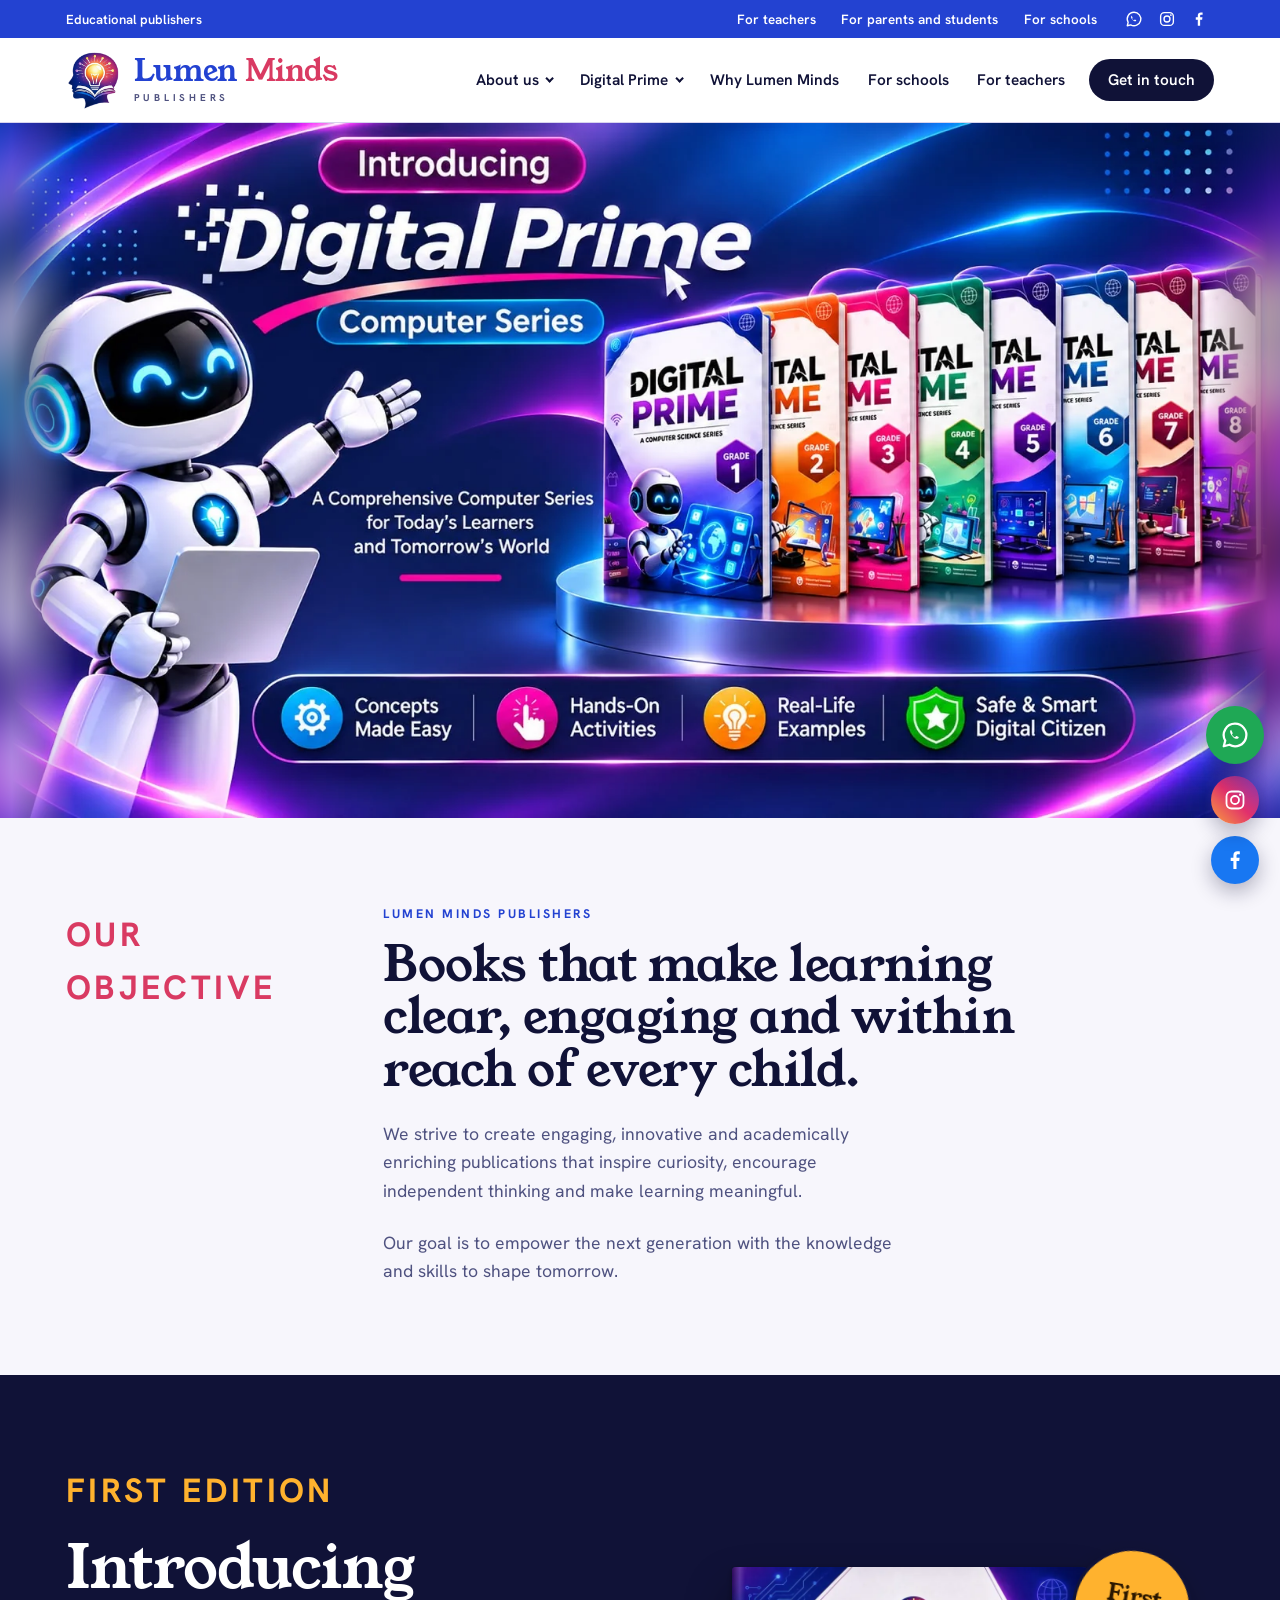
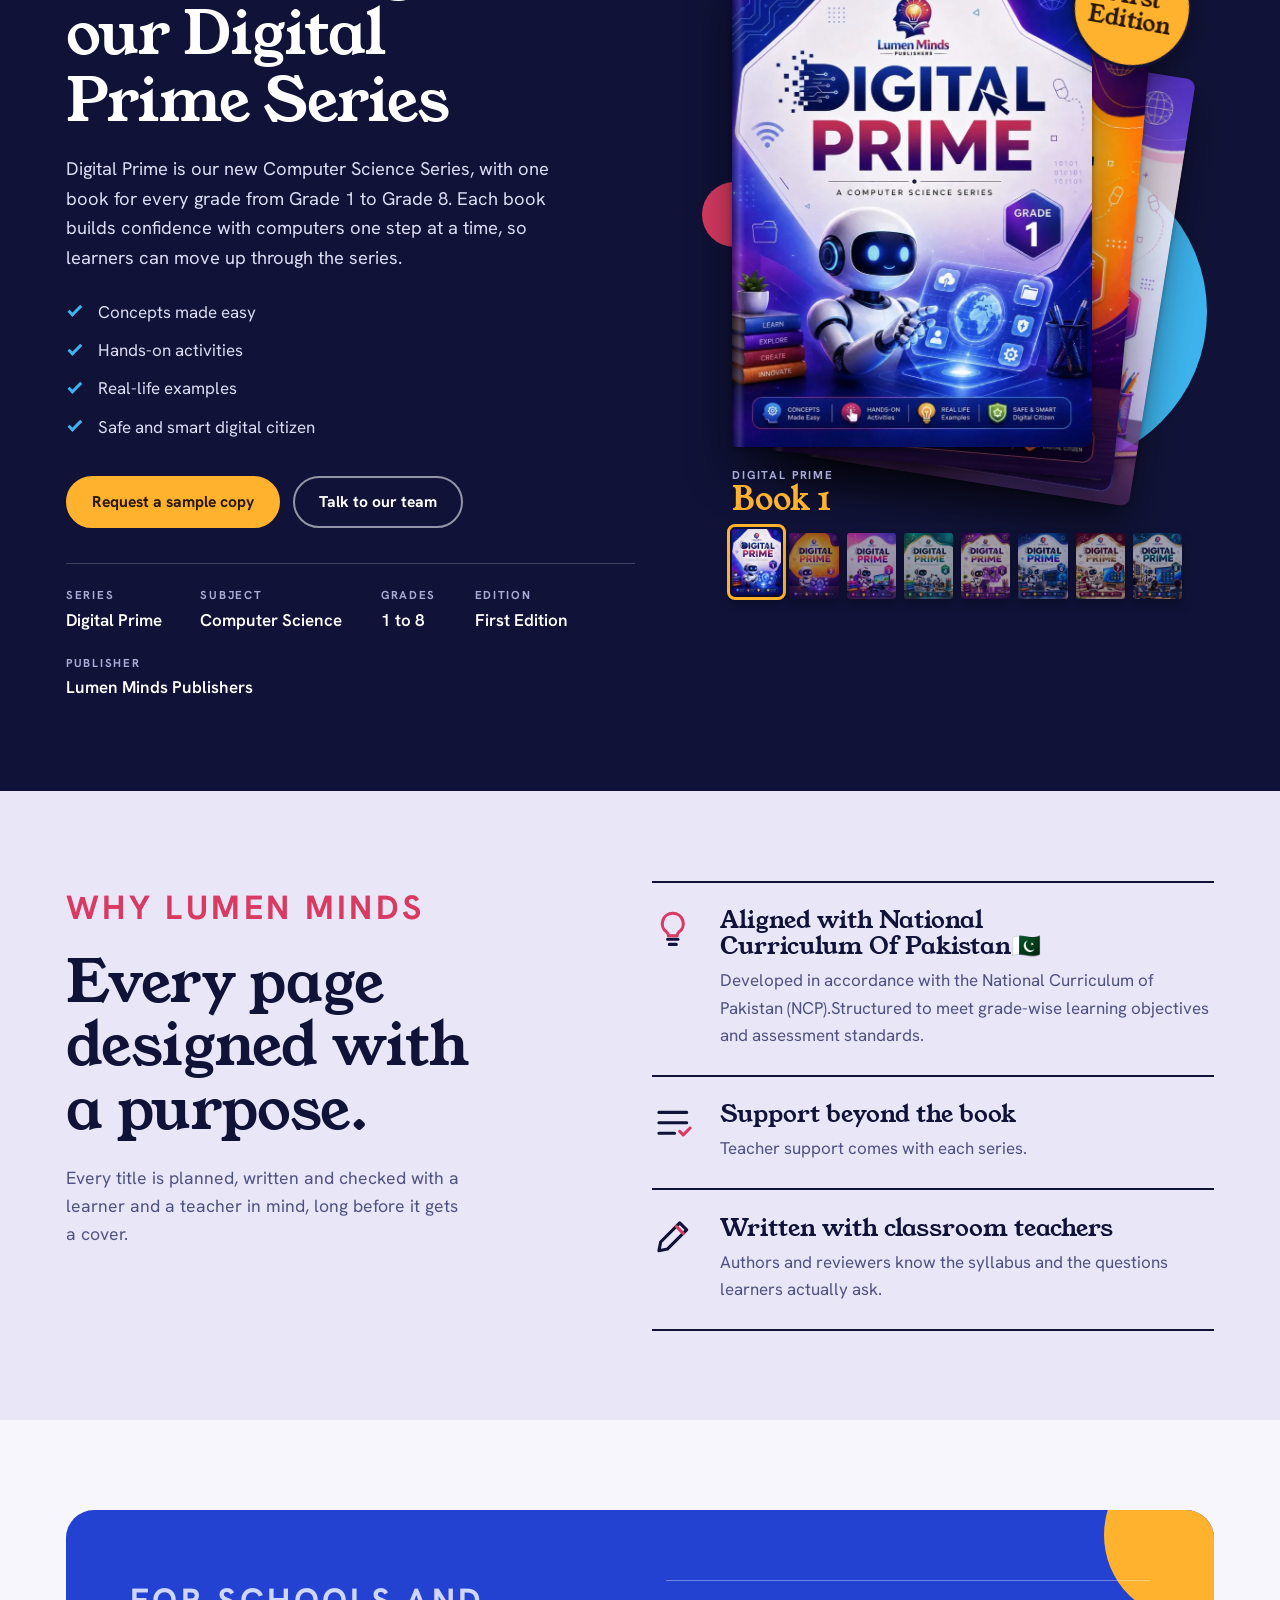
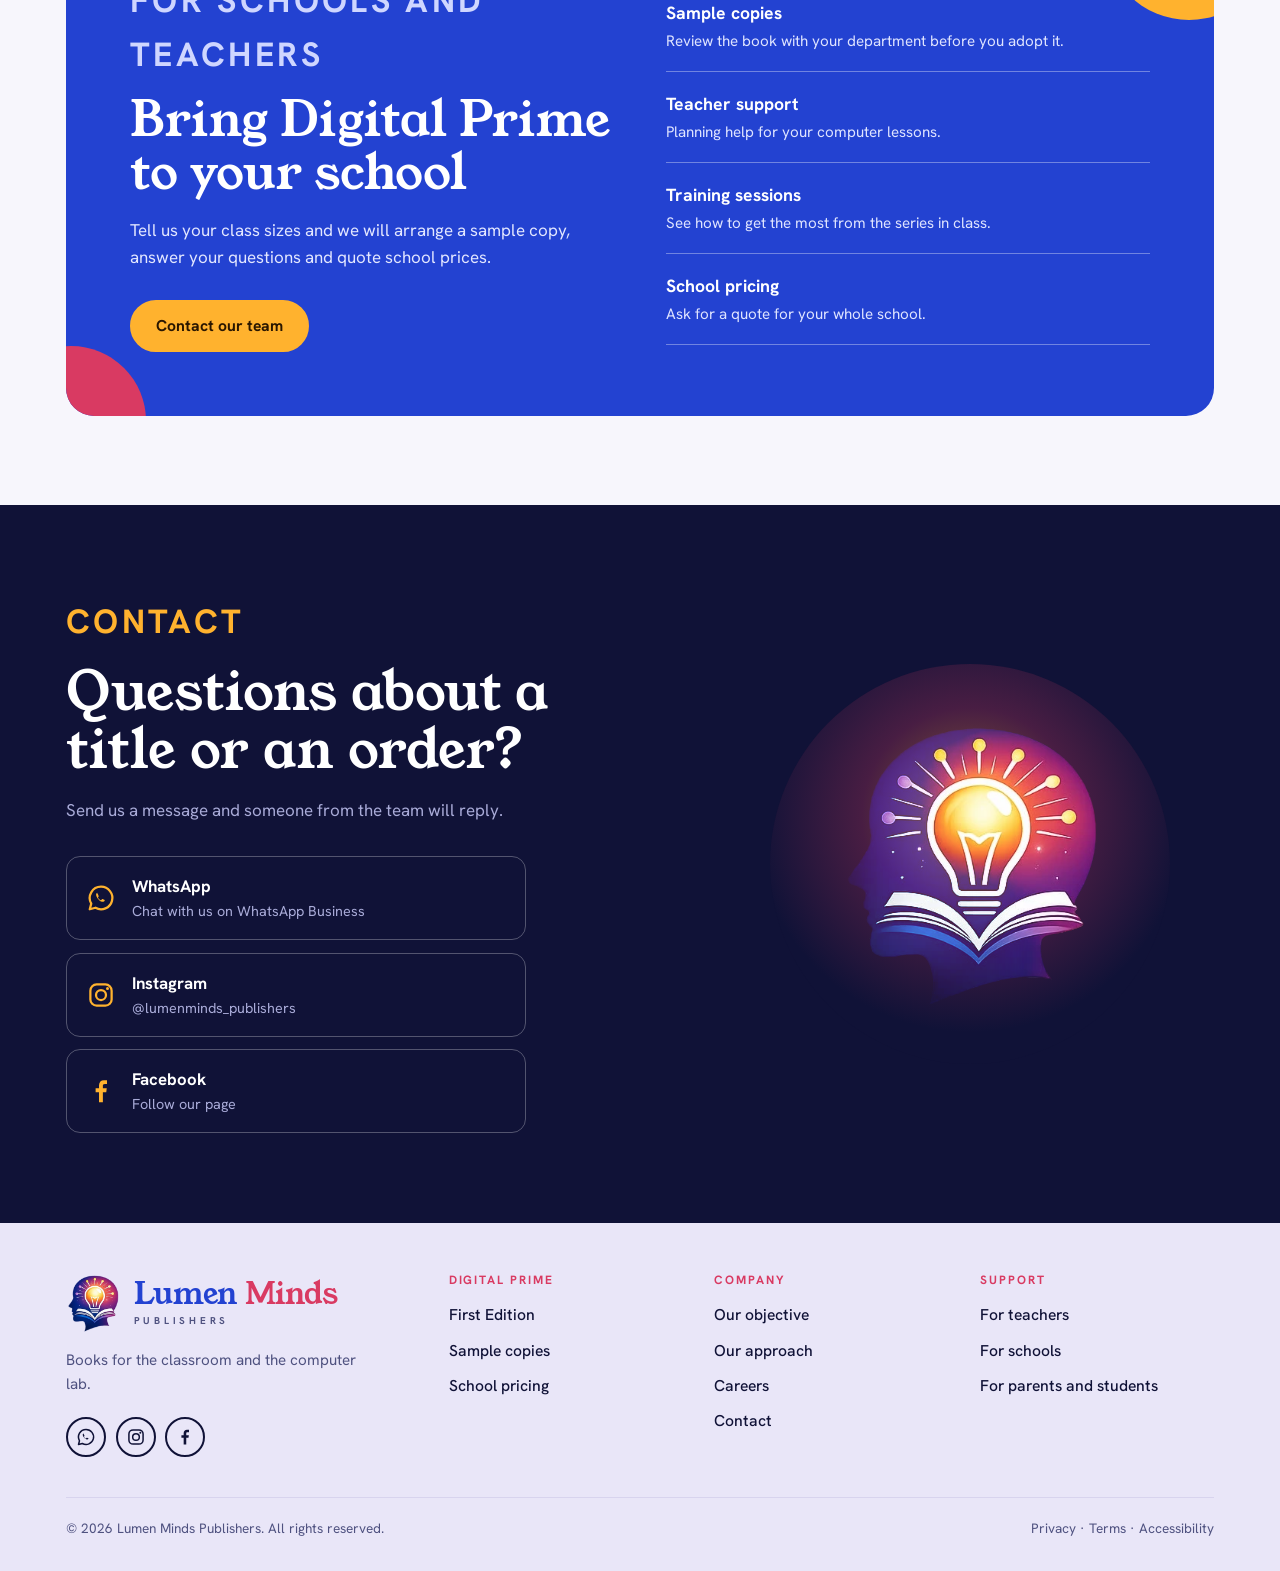
<file: index.html>
<!doctype html>
<html lang="en">
<head>
<meta charset="utf-8">
<meta name="viewport" content="width=device-width, initial-scale=1">
<title>Lumen Minds Publishers | Digital Prime Computer Books</title>
<meta name="description" content="Lumen Minds Publishers creates books for young learners. Introducing the Digital Prime Computer Science Series, First Edition, Grade 1 to Grade 8.">
<meta name="robots" content="index, follow, max-image-preview:large">
<link rel="canonical" href="https://lumenmindspublishers.com/">
<link rel="icon" type="image/png" href="favicon.png">
<link rel="apple-touch-icon" href="apple-touch-icon.png">
<meta name="theme-color" content="#2342d1">
<meta property="og:type" content="website">
<meta property="og:site_name" content="Lumen Minds Publishers">
<meta property="og:title" content="Lumen Minds Publishers | Digital Prime Computer Books">
<meta property="og:description" content="Lumen Minds Publishers creates books for young learners. Introducing the Digital Prime Computer Science Series, First Edition, Grade 1 to Grade 8.">
<meta property="og:url" content="https://lumenmindspublishers.com/">
<meta property="og:image" content="https://lumenmindspublishers.com/digital-prime-banner.jpg">
<meta property="og:image:alt" content="Digital Prime Computer Series for Grade 1 to Grade 8 by Lumen Minds Publishers">
<meta name="twitter:card" content="summary_large_image">
<meta name="twitter:title" content="Lumen Minds Publishers | Digital Prime Computer Books">
<meta name="twitter:description" content="Lumen Minds Publishers creates books for young learners. Introducing the Digital Prime Computer Science Series, First Edition, Grade 1 to Grade 8.">
<meta name="twitter:image" content="https://lumenmindspublishers.com/digital-prime-banner.jpg">
<script type="application/ld+json">{"@context":"https://schema.org","@graph":[
{"@type":"Organization","@id":"https://lumenmindspublishers.com/#org","name":"Lumen Minds Publishers","alternateName":"Lumen Minds","url":"https://lumenmindspublishers.com/","logo":"https://lumenmindspublishers.com/favicon.png","description":"Lumen Minds Publishers creates books for young learners. Introducing the Digital Prime Computer Science Series, First Edition, Grade 1 to Grade 8.","sameAs":["https://www.instagram.com/lumenminds_publishers","https://www.facebook.com/share/1Dy3KVFk2t/"]},
{"@type":"WebSite","@id":"https://lumenmindspublishers.com/#website","url":"https://lumenmindspublishers.com/","name":"Lumen Minds Publishers","publisher":{"@id":"https://lumenmindspublishers.com/#org"}}]}</script>
<link rel="preconnect" href="https://fonts.googleapis.com">
<link rel="preconnect" href="https://fonts.gstatic.com" crossorigin>
<link rel="stylesheet" href="https://fonts.googleapis.com/css2?family=Hanken+Grotesk:wght@400;500;600;700&family=Young+Serif&display=swap">
<link rel="stylesheet" href="style.css">
</head>
<body>

<header class="site-head" id="top">
  <div class="utility">
    <div class="wrap">
      <p>Educational publishers</p>
      <div class="util-right">
        <ul>
          <li><a href="teachers.html">For teachers</a></li>
          <li><a href="#why">For parents and students</a></li>
          <li><a href="#schools">For schools</a></li>
        </ul>
        <div class="social" aria-label="Follow Lumen Minds on social media"><a href="https://wa.me/message/6GQHLGA3JEILL1" target="_blank" rel="noopener noreferrer" aria-label="WhatsApp"><svg viewBox="0 0 24 24" aria-hidden="true"><path d="M12 3a9 9 0 0 0-7.8 13.5L3 21l4.6-1.2A9 9 0 1 0 12 3z"/><path class="fill" d="M9.2 7.8c-.3 0-.7.2-.9.6-.5.9-.2 2.2.9 3.7 1.1 1.6 2.4 2.5 3.7 2.9.9.2 1.7-.1 2-.8.1-.3.1-.5 0-.6l-1.6-.8c-.2-.1-.4 0-.5.1l-.6.7c-.1.1-.3.2-.5.1-.8-.4-1.5-1-2-1.8-.1-.2-.1-.3 0-.5l.4-.6c.1-.1.1-.3 0-.5l-.7-1.6c-.1-.2-.3-.3-.5-.3z"/></svg></a><a href="https://www.instagram.com/lumenminds_publishers" target="_blank" rel="noopener noreferrer" aria-label="Instagram"><svg viewBox="0 0 24 24" aria-hidden="true"><rect x="3.5" y="3.5" width="17" height="17" rx="5"/><circle cx="12" cy="12" r="4"/><circle class="fill" cx="17.2" cy="6.8" r="1.2"/></svg></a><a href="https://www.facebook.com/share/1Dy3KVFk2t/" target="_blank" rel="noopener noreferrer" aria-label="Facebook"><svg viewBox="0 0 24 24" aria-hidden="true"><path class="fill" d="M13.5 21v-8h2.7l.4-3.2h-3.1V7.8c0-.9.3-1.5 1.6-1.5h1.7V3.4c-.3 0-1.3-.1-2.4-.1-2.4 0-4 1.5-4 4.1v2.4H7.7V13h2.7v8z"/></svg></a></div>
      </div>
    </div>
  </div>
  <div class="mainbar">
    <div class="wrap">
      <a class="brand" href="#top" aria-label="Lumen Minds Publishers home">
        <img src="images/logo-mark.webp" alt="Lumen Minds Publishers logo" width="186" height="200">
        <span class="wordmark"><b>Lumen <i>Minds</i></b><span>Publishers</span></span>
      </a>
      <button class="nav-toggle" id="navToggle" aria-expanded="false" aria-controls="nav">Menu</button>
      <nav class="nav" id="nav" aria-label="Main">
        <ul>
          <li class="has-sub">
            <button class="top" aria-expanded="false">About us</button>
            <div class="sub">
              <p class="sub-lead">Who we are and what we are working towards.</p>
              <a href="#objective">Our objective</a>
              <a href="#why">Our approach</a>
              <a href="#contact">Careers</a>
            </div>
          </li>
          <li class="has-sub">
            <button class="top" aria-expanded="false">Digital Prime</button>
            <div class="sub">
              <p class="sub-lead">Our computer series for young learners.</p>
              <a href="#digital-prime">First Edition</a>
              <a href="#schools">Sample copies</a>
              <a href="#schools">Support for teachers</a>
            </div>
          </li>
          <li><a class="top" href="#why">Why Lumen Minds</a></li>
          <li><a class="top" href="#schools">For schools</a></li>
          <li><a class="top" href="teachers.html">For teachers</a></li>
          <li><a class="top cta" href="#contact">Get in touch</a></li>
        </ul>
      </nav>
    </div>
  </div>
</header>

<main>
  <section class="banner-hero" id="bannerHero" aria-label="Digital Prime Computer Series">
    <picture>
      <source srcset="digital-prime-banner.webp" type="image/webp">
      <img src="digital-prime-banner.jpg" width="1536" height="864" fetchpriority="high" decoding="async" alt="Lumen Minds Publishers introduces the Digital Prime Computer Series, books for Grade 1 to Grade 8. Concepts made easy, hands-on activities, real-life examples and safe, smart digital citizenship.">
    </picture>
  </section>

  <section class="objective" id="objective">
    <div class="wrap">
      <p class="eyebrow">Our objective</p>
      <div>
        <h1><span class="brand-line">Lumen Minds Publishers</span>Books that make learning <span class="hl">clear, engaging</span> and within reach of every child.</h1>
        <p class="sub-para">We strive to create engaging, innovative and academically enriching publications that inspire curiosity, encourage independent thinking and make learning meaningful.</p>
        <p class="sub-para">Our goal is to empower the next generation with the knowledge and skills to shape tomorrow.</p>
      </div>
    </div>
  </section>

  <section class="prime dark" id="digital-prime">
    <div class="wrap">
      <div>
        <p class="eyebrow">First Edition</p>
        <h2>Introducing our Digital Prime Series</h2>
        <p class="lead">Digital Prime is our new Computer Science Series, with one book for every grade from Grade 1 to Grade 8. Each book builds confidence with computers one step at a time, so learners can move up through the series.</p>
        <ul class="ticks">
          <li>Concepts made easy</li>
          <li>Hands-on activities</li>
          <li>Real-life examples</li>
          <li>Safe and smart digital citizen</li>
        </ul>
        <div class="actions">
          <a class="btn btn-amber" href="https://wa.me/message/6GQHLGA3JEILL1" target="_blank" rel="noopener noreferrer">Request a sample copy</a>
          <a class="btn btn-ghost-dark" href="#contact">Talk to our team</a>
        </div>
        <dl class="facts">
          <div><dt>Series</dt><dd>Digital Prime</dd></div>
          <div><dt>Subject</dt><dd>Computer Science</dd></div>
          <div><dt>Grades</dt><dd>1 to 8</dd></div>
          <div><dt>Edition</dt><dd>First Edition</dd></div>
          <div><dt>Publisher</dt><dd>Lumen Minds Publishers</dd></div>
        </dl>
      </div>
      <div class="showcase" id="showcase" role="group" aria-roledescription="carousel" aria-label="Digital Prime books, Book 1 to Book 8">
        <span class="disc" aria-hidden="true"></span><span class="disc2" aria-hidden="true"></span>
        <div class="deck" id="deck">
          <figure class="bk" data-s="active" style="--n:0" aria-hidden="false"><img src="covers/grade-1.webp" width="760" height="1013" decoding="async" alt="Digital Prime Book 1, a Computer Science Series book by Lumen Minds Publishers"></figure>
          <figure class="bk" data-s="n1" style="--n:1" aria-hidden="true"><img src="covers/grade-2.webp" width="760" height="1013" decoding="async" alt="Digital Prime Book 2, a Computer Science Series book by Lumen Minds Publishers"></figure>
          <figure class="bk" data-s="n2" style="--n:2" aria-hidden="true"><img src="covers/grade-3.webp" width="760" height="1013" decoding="async" alt="Digital Prime Book 3, a Computer Science Series book by Lumen Minds Publishers"></figure>
          <figure class="bk" data-s="far" style="--n:3" aria-hidden="true"><img src="covers/grade-4.webp" width="760" height="1013" decoding="async" alt="Digital Prime Book 4, a Computer Science Series book by Lumen Minds Publishers"></figure>
          <figure class="bk" data-s="far" style="--n:4" aria-hidden="true"><img src="covers/grade-5.webp" width="760" height="1013" decoding="async" alt="Digital Prime Book 5, a Computer Science Series book by Lumen Minds Publishers"></figure>
          <figure class="bk" data-s="far" style="--n:5" aria-hidden="true"><img src="covers/grade-6.webp" width="760" height="1013" decoding="async" alt="Digital Prime Book 6, a Computer Science Series book by Lumen Minds Publishers"></figure>
          <figure class="bk" data-s="far" style="--n:6" aria-hidden="true"><img src="covers/grade-7.webp" width="760" height="1013" decoding="async" alt="Digital Prime Book 7, a Computer Science Series book by Lumen Minds Publishers"></figure>
          <figure class="bk" data-s="prev" style="--n:7" aria-hidden="true"><img src="covers/grade-8.webp" width="760" height="1013" decoding="async" alt="Digital Prime Book 8, a Computer Science Series book by Lumen Minds Publishers"></figure>
        </div>
        <div class="edition-seal" aria-hidden="true"><span>First<br>Edition</span></div>
        <div class="show-meta">
          <p class="grade-now"><small>Digital Prime</small><strong id="gradeNow">Book 1</strong></p>
          <button class="pp" id="pp" type="button" aria-label="Pause the book slideshow">Pause</button>
        </div>
        <ul class="thumbs" aria-label="Choose a book">
          <li><button class="thumb" type="button" data-i="0" aria-label="Show Book 1" aria-current="true"><img src="covers/thumb-1.webp" width="240" height="320" decoding="async" alt=""></button></li>
          <li><button class="thumb" type="button" data-i="1" aria-label="Show Book 2" aria-current="false"><img src="covers/thumb-2.webp" width="240" height="320" decoding="async" alt=""></button></li>
          <li><button class="thumb" type="button" data-i="2" aria-label="Show Book 3" aria-current="false"><img src="covers/thumb-3.webp" width="240" height="320" decoding="async" alt=""></button></li>
          <li><button class="thumb" type="button" data-i="3" aria-label="Show Book 4" aria-current="false"><img src="covers/thumb-4.webp" width="240" height="320" decoding="async" alt=""></button></li>
          <li><button class="thumb" type="button" data-i="4" aria-label="Show Book 5" aria-current="false"><img src="covers/thumb-5.webp" width="240" height="320" decoding="async" alt=""></button></li>
          <li><button class="thumb" type="button" data-i="5" aria-label="Show Book 6" aria-current="false"><img src="covers/thumb-6.webp" width="240" height="320" decoding="async" alt=""></button></li>
          <li><button class="thumb" type="button" data-i="6" aria-label="Show Book 7" aria-current="false"><img src="covers/thumb-7.webp" width="240" height="320" decoding="async" alt=""></button></li>
          <li><button class="thumb" type="button" data-i="7" aria-label="Show Book 8" aria-current="false"><img src="covers/thumb-8.webp" width="240" height="320" decoding="async" alt=""></button></li>
        </ul>
      </div>
    </div>
  </section>

  <section class="why" id="why">
    <div class="wrap">
      <div>
        <p class="eyebrow">Why Lumen Minds</p>
        <h2 class="sec-title">Every page designed with a purpose.</h2>
        <p class="intro">Every title is planned, written and checked with a learner and a teacher in mind, long before it gets a cover.</p>
      </div>
      <ul class="reasons">
        <li>
          <svg viewBox="0 0 24 24" aria-hidden="true"><path d="M9 18h6M10 21h4"/><path class="hi" d="M12 3a6 6 0 0 0-3.5 10.9c.6.5 1 1.2 1 2.1h5c0-.9.4-1.6 1-2.1A6 6 0 0 0 12 3z"/></svg>
          <div><h3>Aligned with National Curriculum Of Pakistan🇵🇰</h3><p>Developed in accordance with the National Curriculum of Pakistan (NCP).Structured to meet grade-wise learning objectives and assessment standards.</p></div>
        </li>
        <li>
          <svg viewBox="0 0 24 24" aria-hidden="true"><path d="M4 6h16M4 12h16M4 18h9"/><path class="hi" d="M16 17l2 2 4-4"/></svg>
          <div><h3>Support beyond the book</h3><p>Teacher support comes with each series.</p></div>
        </li>
        <li>
          <svg viewBox="0 0 24 24" aria-hidden="true"><path d="M4 20l1-5L16 4l4 4L9 19l-5 1z"/><path class="hi" d="M14 6l4 4"/></svg>
          <div><h3>Written with classroom teachers</h3><p>Authors and reviewers know the syllabus and the questions learners actually ask.</p></div>
        </li>
      </ul>
    </div>
  </section>

  <section class="schools" id="schools">
    <div class="wrap">
      <div class="band">
        <div>
          <p class="eyebrow">For schools and teachers</p>
          <h2>Bring Digital Prime to your school</h2>
          <p class="lead">Tell us your class sizes and we will arrange a sample copy, answer your questions and quote school prices.</p>
          <a class="btn btn-amber" href="#contact">Contact our team</a>
        </div>
        <ul class="support">
          <li><b>Sample copies</b><span>Review the book with your department before you adopt it.</span></li>
          <li><b>Teacher support</b><span>Planning help for your computer lessons.</span></li>
          <li><b>Training sessions</b><span>See how to get the most from the series in class.</span></li>
          <li><b>School pricing</b><span>Ask for a quote for your whole school.</span></li>
        </ul>
      </div>
    </div>
  </section>

  <section class="contact dark" id="contact">
    <div class="wrap">
      <div>
        <p class="eyebrow">Contact</p>
        <h2>Questions about a title or an order?</h2>
        <p class="lead">Send us a message and someone from the team will reply.</p>
        <ul class="contact-links">
          <li><a class="clink" href="https://wa.me/message/6GQHLGA3JEILL1" target="_blank" rel="noopener noreferrer"><svg viewBox="0 0 24 24" aria-hidden="true"><path d="M12 3a9 9 0 0 0-7.8 13.5L3 21l4.6-1.2A9 9 0 1 0 12 3z"/><path class="fill" d="M9.2 7.8c-.3 0-.7.2-.9.6-.5.9-.2 2.2.9 3.7 1.1 1.6 2.4 2.5 3.7 2.9.9.2 1.7-.1 2-.8.1-.3.1-.5 0-.6l-1.6-.8c-.2-.1-.4 0-.5.1l-.6.7c-.1.1-.3.2-.5.1-.8-.4-1.5-1-2-1.8-.1-.2-.1-.3 0-.5l.4-.6c.1-.1.1-.3 0-.5l-.7-1.6c-.1-.2-.3-.3-.5-.3z"/></svg><span><b>WhatsApp</b><small>Chat with us on WhatsApp Business</small></span></a></li>
          <li><a class="clink" href="https://www.instagram.com/lumenminds_publishers" target="_blank" rel="noopener noreferrer"><svg viewBox="0 0 24 24" aria-hidden="true"><rect x="3.5" y="3.5" width="17" height="17" rx="5"/><circle cx="12" cy="12" r="4"/><circle class="fill" cx="17.2" cy="6.8" r="1.2"/></svg><span><b>Instagram</b><small>@lumenminds_publishers</small></span></a></li>
          <li><a class="clink" href="https://www.facebook.com/share/1Dy3KVFk2t/" target="_blank" rel="noopener noreferrer"><svg viewBox="0 0 24 24" aria-hidden="true"><path class="fill" d="M13.5 21v-8h2.7l.4-3.2h-3.1V7.8c0-.9.3-1.5 1.6-1.5h1.7V3.4c-.3 0-1.3-.1-2.4-.1-2.4 0-4 1.5-4 4.1v2.4H7.7V13h2.7v8z"/></svg><span><b>Facebook</b><small>Follow our page</small></span></a></li>
        </ul>
      </div>
      <div class="glow"><img src="images/logo-glow.webp" alt="The Lumen Minds logo: a head in profile with a glowing light bulb above an open book" width="356" height="381"></div>
    </div>
  </section>
</main>

<footer>
  <div class="wrap">
    <div class="foot-grid">
      <div class="foot-brand">
        <a class="brand" href="#top" aria-label="Back to top">
          <img src="images/logo-mark.webp" alt="" width="186" height="200">
          <span class="wordmark"><b>Lumen <i>Minds</i></b><span>Publishers</span></span>
        </a>
        <p>Books for the classroom and the computer lab.</p>
        <div class="social" aria-label="Follow Lumen Minds on social media"><a href="https://wa.me/message/6GQHLGA3JEILL1" target="_blank" rel="noopener noreferrer" aria-label="WhatsApp"><svg viewBox="0 0 24 24" aria-hidden="true"><path d="M12 3a9 9 0 0 0-7.8 13.5L3 21l4.6-1.2A9 9 0 1 0 12 3z"/><path class="fill" d="M9.2 7.8c-.3 0-.7.2-.9.6-.5.9-.2 2.2.9 3.7 1.1 1.6 2.4 2.5 3.7 2.9.9.2 1.7-.1 2-.8.1-.3.1-.5 0-.6l-1.6-.8c-.2-.1-.4 0-.5.1l-.6.7c-.1.1-.3.2-.5.1-.8-.4-1.5-1-2-1.8-.1-.2-.1-.3 0-.5l.4-.6c.1-.1.1-.3 0-.5l-.7-1.6c-.1-.2-.3-.3-.5-.3z"/></svg></a><a href="https://www.instagram.com/lumenminds_publishers" target="_blank" rel="noopener noreferrer" aria-label="Instagram"><svg viewBox="0 0 24 24" aria-hidden="true"><rect x="3.5" y="3.5" width="17" height="17" rx="5"/><circle cx="12" cy="12" r="4"/><circle class="fill" cx="17.2" cy="6.8" r="1.2"/></svg></a><a href="https://www.facebook.com/share/1Dy3KVFk2t/" target="_blank" rel="noopener noreferrer" aria-label="Facebook"><svg viewBox="0 0 24 24" aria-hidden="true"><path class="fill" d="M13.5 21v-8h2.7l.4-3.2h-3.1V7.8c0-.9.3-1.5 1.6-1.5h1.7V3.4c-.3 0-1.3-.1-2.4-.1-2.4 0-4 1.5-4 4.1v2.4H7.7V13h2.7v8z"/></svg></a></div>
      </div>
      <div>
        <h4>Digital Prime</h4>
        <ul>
          <li><a href="#digital-prime">First Edition</a></li>
          <li><a href="#schools">Sample copies</a></li>
          <li><a href="#schools">School pricing</a></li>
        </ul>
      </div>
      <div>
        <h4>Company</h4>
        <ul>
          <li><a href="#objective">Our objective</a></li>
          <li><a href="#why">Our approach</a></li>
          <li><a href="#contact">Careers</a></li>
          <li><a href="#contact">Contact</a></li>
        </ul>
      </div>
      <div>
        <h4>Support</h4>
        <ul>
          <li><a href="teachers.html">For teachers</a></li>
          <li><a href="#schools">For schools</a></li>
          <li><a href="#why">For parents and students</a></li>
        </ul>
      </div>
    </div>
    <div class="legal">
      <span>© 2026 Lumen Minds Publishers. All rights reserved.</span>
      <span>Privacy · Terms · Accessibility</span>
    </div>
  </div>
</footer>

<a class="soc-float fb-float" href="https://www.facebook.com/share/1Dy3KVFk2t/" target="_blank" rel="noopener noreferrer" aria-label="Follow us on Facebook"><svg viewBox="0 0 24 24" aria-hidden="true"><path class="fill" d="M13.5 21v-8h2.7l.4-3.2h-3.1V7.8c0-.9.3-1.5 1.6-1.5h1.7V3.4c-.3 0-1.3-.1-2.4-.1-2.4 0-4 1.5-4 4.1v2.4H7.7V13h2.7v8z"/></svg></a>
<a class="soc-float ig-float" href="https://www.instagram.com/lumenminds_publishers" target="_blank" rel="noopener noreferrer" aria-label="Follow us on Instagram"><svg viewBox="0 0 24 24" aria-hidden="true"><rect x="3.5" y="3.5" width="17" height="17" rx="5"/><circle cx="12" cy="12" r="4"/><circle class="fill" cx="17.2" cy="6.8" r="1.2"/></svg></a>
<a class="wa-float" href="https://wa.me/message/6GQHLGA3JEILL1" target="_blank" rel="noopener noreferrer" aria-label="Chat with us on WhatsApp"><svg viewBox="0 0 24 24" aria-hidden="true"><path d="M12 3a9 9 0 0 0-7.8 13.5L3 21l4.6-1.2A9 9 0 1 0 12 3z"/><path class="fill" d="M9.2 7.8c-.3 0-.7.2-.9.6-.5.9-.2 2.2.9 3.7 1.1 1.6 2.4 2.5 3.7 2.9.9.2 1.7-.1 2-.8.1-.3.1-.5 0-.6l-1.6-.8c-.2-.1-.4 0-.5.1l-.6.7c-.1.1-.3.2-.5.1-.8-.4-1.5-1-2-1.8-.1-.2-.1-.3 0-.5l.4-.6c.1-.1.1-.3 0-.5l-.7-1.6c-.1-.2-.3-.3-.5-.3z"/></svg></a>

<script src="script.js"></script>

</body>
</html>
</file>
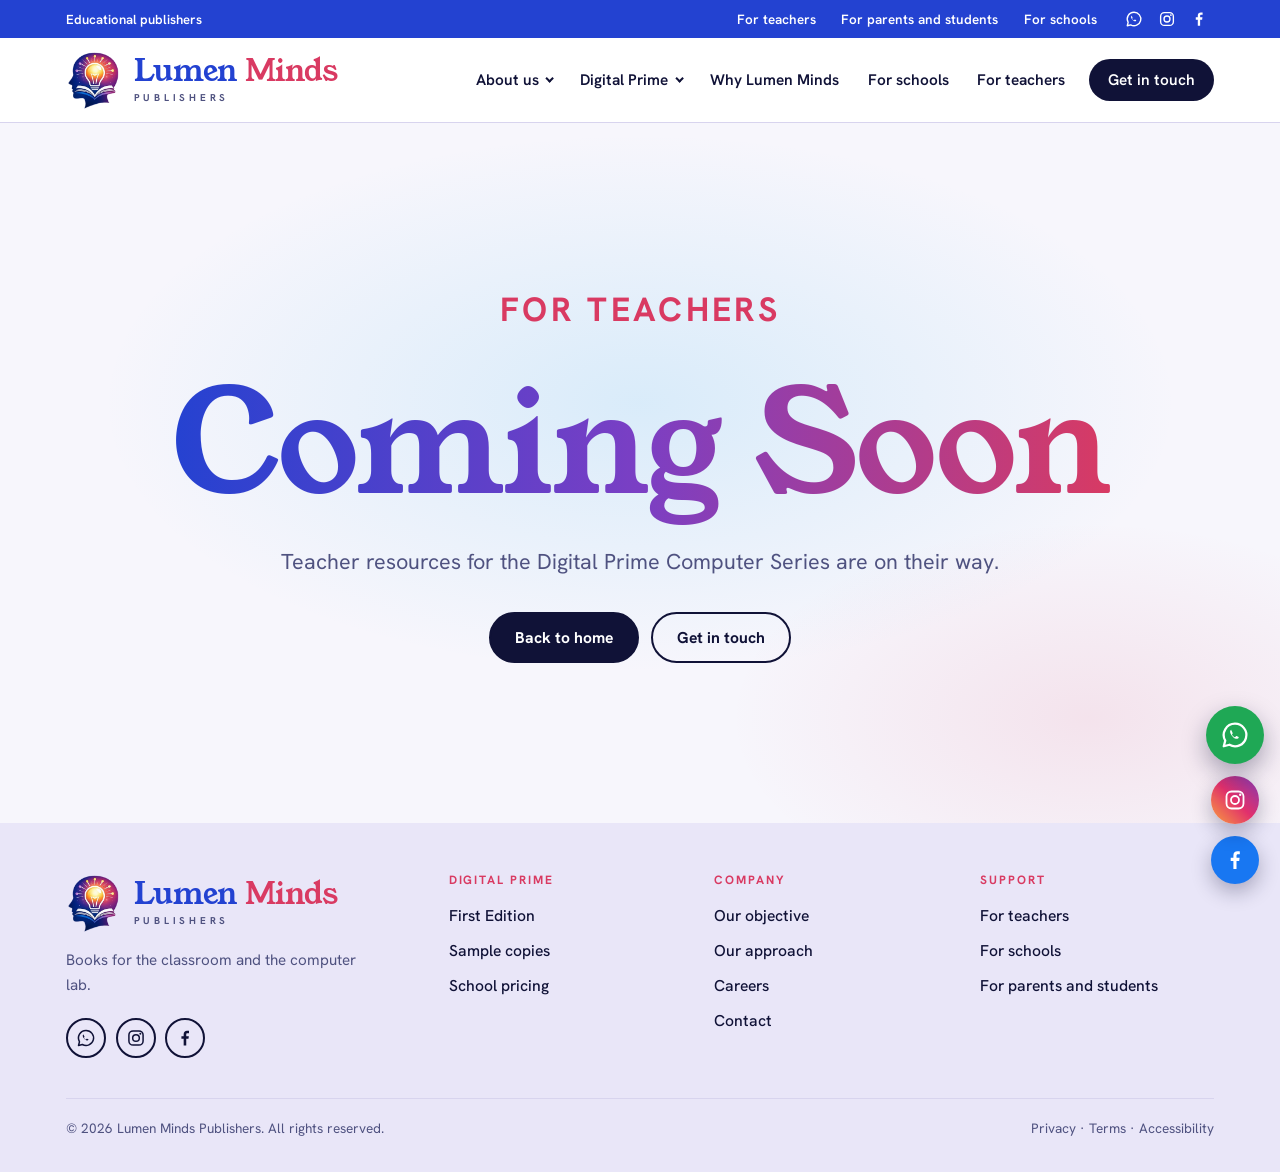
<file: teachers.html>
<!doctype html>
<html lang="en">
<head>
<meta charset="utf-8">
<meta name="viewport" content="width=device-width, initial-scale=1">
<title>For Teachers | Lumen Minds Publishers</title>
<meta name="description" content="Teacher support for the Digital Prime Computer Series by Lumen Minds Publishers.">
<meta name="robots" content="index, follow, max-image-preview:large">
<link rel="canonical" href="https://lumenmindspublishers.com/teachers.html">
<link rel="icon" type="image/png" href="favicon.png">
<link rel="apple-touch-icon" href="apple-touch-icon.png">
<meta name="theme-color" content="#2342d1">
<link rel="preconnect" href="https://fonts.googleapis.com">
<link rel="preconnect" href="https://fonts.gstatic.com" crossorigin>
<link rel="stylesheet" href="https://fonts.googleapis.com/css2?family=Hanken+Grotesk:wght@400;500;600;700&family=Young+Serif&display=swap">
<link rel="stylesheet" href="style.css">
</head>
<body>
<header class="site-head" id="top">
  <div class="utility">
    <div class="wrap">
      <p>Educational publishers</p>
      <div class="util-right">
        <ul>
          <li><a href="teachers.html">For teachers</a></li>
          <li><a href="index.html#why">For parents and students</a></li>
          <li><a href="index.html#schools">For schools</a></li>
        </ul>
        <div class="social" aria-label="Follow Lumen Minds on social media"><a href="https://wa.me/message/6GQHLGA3JEILL1" target="_blank" rel="noopener noreferrer" aria-label="WhatsApp"><svg viewBox="0 0 24 24" aria-hidden="true"><path d="M12 3a9 9 0 0 0-7.8 13.5L3 21l4.6-1.2A9 9 0 1 0 12 3z"/><path class="fill" d="M9.2 7.8c-.3 0-.7.2-.9.6-.5.9-.2 2.2.9 3.7 1.1 1.6 2.4 2.5 3.7 2.9.9.2 1.7-.1 2-.8.1-.3.1-.5 0-.6l-1.6-.8c-.2-.1-.4 0-.5.1l-.6.7c-.1.1-.3.2-.5.1-.8-.4-1.5-1-2-1.8-.1-.2-.1-.3 0-.5l.4-.6c.1-.1.1-.3 0-.5l-.7-1.6c-.1-.2-.3-.3-.5-.3z"/></svg></a><a href="https://www.instagram.com/lumenminds_publishers" target="_blank" rel="noopener noreferrer" aria-label="Instagram"><svg viewBox="0 0 24 24" aria-hidden="true"><rect x="3.5" y="3.5" width="17" height="17" rx="5"/><circle cx="12" cy="12" r="4"/><circle class="fill" cx="17.2" cy="6.8" r="1.2"/></svg></a><a href="https://www.facebook.com/share/1Dy3KVFk2t/" target="_blank" rel="noopener noreferrer" aria-label="Facebook"><svg viewBox="0 0 24 24" aria-hidden="true"><path class="fill" d="M13.5 21v-8h2.7l.4-3.2h-3.1V7.8c0-.9.3-1.5 1.6-1.5h1.7V3.4c-.3 0-1.3-.1-2.4-.1-2.4 0-4 1.5-4 4.1v2.4H7.7V13h2.7v8z"/></svg></a></div>
      </div>
    </div>
  </div>
  <div class="mainbar">
    <div class="wrap">
      <a class="brand" href="index.html" aria-label="Lumen Minds Publishers home">
        <img src="images/logo-mark.webp" alt="Lumen Minds Publishers logo" width="186" height="200">
        <span class="wordmark"><b>Lumen <i>Minds</i></b><span>Publishers</span></span>
      </a>
      <button class="nav-toggle" id="navToggle" aria-expanded="false" aria-controls="nav">Menu</button>
      <nav class="nav" id="nav" aria-label="Main">
        <ul>
          <li class="has-sub">
            <button class="top" aria-expanded="false">About us</button>
            <div class="sub">
              <p class="sub-lead">Who we are and what we are working towards.</p>
              <a href="index.html#objective">Our objective</a>
              <a href="index.html#why">Our approach</a>
              <a href="index.html#contact">Careers</a>
            </div>
          </li>
          <li class="has-sub">
            <button class="top" aria-expanded="false">Digital Prime</button>
            <div class="sub">
              <p class="sub-lead">Our computer series for young learners.</p>
              <a href="index.html#digital-prime">First Edition</a>
              <a href="index.html#schools">Sample copies</a>
              <a href="index.html#schools">Support for teachers</a>
            </div>
          </li>
          <li><a class="top" href="index.html#why">Why Lumen Minds</a></li>
          <li><a class="top" href="index.html#schools">For schools</a></li>
          <li><a class="top" href="teachers.html">For teachers</a></li>
          <li><a class="top cta" href="index.html#contact">Get in touch</a></li>
        </ul>
      </nav>
    </div>
  </div>
</header>

<main id="main">
  <section class="soon">
    <div class="wrap">
      <p class="eyebrow">For teachers</p>
      <h1 class="soon-title"><span>Coming Soon</span></h1>
      <p class="soon-sub">Teacher resources for the Digital Prime Computer Series are on their way.</p>
      <div class="soon-actions">
        <a class="btn btn-ink" href="index.html">Back to home</a>
        <a class="btn btn-ghost-ink" href="index.html#contact">Get in touch</a>
      </div>
    </div>
  </section>
</main>

<footer>
  <div class="wrap">
    <div class="foot-grid">
      <div class="foot-brand">
        <a class="brand" href="index.html" aria-label="Back to top">
          <img src="images/logo-mark.webp" alt="" width="186" height="200">
          <span class="wordmark"><b>Lumen <i>Minds</i></b><span>Publishers</span></span>
        </a>
        <p>Books for the classroom and the computer lab.</p>
        <div class="social" aria-label="Follow Lumen Minds on social media"><a href="https://wa.me/message/6GQHLGA3JEILL1" target="_blank" rel="noopener noreferrer" aria-label="WhatsApp"><svg viewBox="0 0 24 24" aria-hidden="true"><path d="M12 3a9 9 0 0 0-7.8 13.5L3 21l4.6-1.2A9 9 0 1 0 12 3z"/><path class="fill" d="M9.2 7.8c-.3 0-.7.2-.9.6-.5.9-.2 2.2.9 3.7 1.1 1.6 2.4 2.5 3.7 2.9.9.2 1.7-.1 2-.8.1-.3.1-.5 0-.6l-1.6-.8c-.2-.1-.4 0-.5.1l-.6.7c-.1.1-.3.2-.5.1-.8-.4-1.5-1-2-1.8-.1-.2-.1-.3 0-.5l.4-.6c.1-.1.1-.3 0-.5l-.7-1.6c-.1-.2-.3-.3-.5-.3z"/></svg></a><a href="https://www.instagram.com/lumenminds_publishers" target="_blank" rel="noopener noreferrer" aria-label="Instagram"><svg viewBox="0 0 24 24" aria-hidden="true"><rect x="3.5" y="3.5" width="17" height="17" rx="5"/><circle cx="12" cy="12" r="4"/><circle class="fill" cx="17.2" cy="6.8" r="1.2"/></svg></a><a href="https://www.facebook.com/share/1Dy3KVFk2t/" target="_blank" rel="noopener noreferrer" aria-label="Facebook"><svg viewBox="0 0 24 24" aria-hidden="true"><path class="fill" d="M13.5 21v-8h2.7l.4-3.2h-3.1V7.8c0-.9.3-1.5 1.6-1.5h1.7V3.4c-.3 0-1.3-.1-2.4-.1-2.4 0-4 1.5-4 4.1v2.4H7.7V13h2.7v8z"/></svg></a></div>
      </div>
      <div>
        <h4>Digital Prime</h4>
        <ul>
          <li><a href="index.html#digital-prime">First Edition</a></li>
          <li><a href="index.html#schools">Sample copies</a></li>
          <li><a href="index.html#schools">School pricing</a></li>
        </ul>
      </div>
      <div>
        <h4>Company</h4>
        <ul>
          <li><a href="index.html#objective">Our objective</a></li>
          <li><a href="index.html#why">Our approach</a></li>
          <li><a href="index.html#contact">Careers</a></li>
          <li><a href="index.html#contact">Contact</a></li>
        </ul>
      </div>
      <div>
        <h4>Support</h4>
        <ul>
          <li><a href="teachers.html">For teachers</a></li>
          <li><a href="index.html#schools">For schools</a></li>
          <li><a href="index.html#why">For parents and students</a></li>
        </ul>
      </div>
    </div>
    <div class="legal">
      <span>© 2026 Lumen Minds Publishers. All rights reserved.</span>
      <span>Privacy · Terms · Accessibility</span>
    </div>
  </div>
</footer>

<a class="soc-float fb-float" href="https://www.facebook.com/share/1Dy3KVFk2t/" target="_blank" rel="noopener noreferrer" aria-label="Follow us on Facebook"><svg viewBox="0 0 24 24" aria-hidden="true"><path class="fill" d="M13.5 21v-8h2.7l.4-3.2h-3.1V7.8c0-.9.3-1.5 1.6-1.5h1.7V3.4c-.3 0-1.3-.1-2.4-.1-2.4 0-4 1.5-4 4.1v2.4H7.7V13h2.7v8z"/></svg></a>
<a class="soc-float ig-float" href="https://www.instagram.com/lumenminds_publishers" target="_blank" rel="noopener noreferrer" aria-label="Follow us on Instagram"><svg viewBox="0 0 24 24" aria-hidden="true"><rect x="3.5" y="3.5" width="17" height="17" rx="5"/><circle cx="12" cy="12" r="4"/><circle class="fill" cx="17.2" cy="6.8" r="1.2"/></svg></a>
<a class="wa-float" href="https://wa.me/message/6GQHLGA3JEILL1" target="_blank" rel="noopener noreferrer" aria-label="Chat with us on WhatsApp"><svg viewBox="0 0 24 24" aria-hidden="true"><path d="M12 3a9 9 0 0 0-7.8 13.5L3 21l4.6-1.2A9 9 0 1 0 12 3z"/><path class="fill" d="M9.2 7.8c-.3 0-.7.2-.9.6-.5.9-.2 2.2.9 3.7 1.1 1.6 2.4 2.5 3.7 2.9.9.2 1.7-.1 2-.8.1-.3.1-.5 0-.6l-1.6-.8c-.2-.1-.4 0-.5.1l-.6.7c-.1.1-.3.2-.5.1-.8-.4-1.5-1-2-1.8-.1-.2-.1-.3 0-.5l.4-.6c.1-.1.1-.3 0-.5l-.7-1.6c-.1-.2-.3-.3-.5-.3z"/></svg></a>

<script src="script.js"></script>

</body>
</html>
</file>
<file: style.css>
.pp { display: none; }
/* Layout: sky-blue strip, logo header, full-width video, then the company objective, the Digital Prime
   launch on navy, and the supporting sections. */
:root {
  --paper: #f7f6fc;
  --white: #ffffff;
  --ink: #101237;
  --ink-2: #1b1f58;
  --blue: #2342d1;
  --sky: #3db4ee;
  --coral: #d93a62;
  --amber: #ffb22e;
  --amber-ink: #2a1700;
  --lav: #e9e6f8;
  --muted: #4f5280;
  --line: #d8d4ee;
  --on-dark: #dcdcf4;
  --on-dark-muted: #a9abd8;
  --font-display: "Young Serif", Georgia, "Times New Roman", serif;
  --font-body: "Hanken Grotesk", system-ui, -apple-system, "Segoe UI", sans-serif;
}

*, *::before, *::after { box-sizing: border-box; }
[hidden] { display: none !important; }
html { scroll-behavior: smooth; }
body {
  margin: 0; background: var(--paper); color: var(--ink);
  font-family: var(--font-body); font-size: 1.0625rem; line-height: 1.6;
  -webkit-font-smoothing: antialiased;
}
body::before { content: ""; position: fixed; inset: 0 0 auto; height: env(safe-area-inset-top, 0px); background: var(--sky); z-index: 60; }
a { color: inherit; text-decoration: none; }
img { max-width: 100%; display: block; }
h1, h2, h3, h4 { font-family: var(--font-display); font-weight: 400; line-height: 1.08; margin: 0; text-wrap: balance; }
p { margin: 0; }
ul, ol { list-style: none; margin: 0; padding: 0; }
:focus-visible { outline: 3px solid var(--blue); outline-offset: 3px; border-radius: 4px; }
.dark :focus-visible, .utility :focus-visible { outline-color: var(--amber); }

.wrap {
  max-width: 1180px; margin-inline: auto;
  padding-left: max(16px, env(safe-area-inset-left, 0px));
  padding-right: max(16px, env(safe-area-inset-right, 0px));
}
.eyebrow { font-size: clamp(1.4rem, 2.8vw, 2.1rem); font-weight: 700; letter-spacing: .1em; text-transform: uppercase; color: var(--coral); }
.dark .eyebrow { color: var(--amber); }
[id] { scroll-margin-top: 120px; }
.hl { background: none; }

.btn {
  display: inline-flex; align-items: center; justify-content: center; gap: .5rem;
  font: 700 .98rem/1 var(--font-body); padding: 1rem 1.5rem; border-radius: 999px;
  border: 2px solid var(--ink); cursor: pointer; transition: transform .15s ease, background-color .15s ease, color .15s ease, border-color .15s ease;
}
.btn-ink { background: var(--ink); color: #fff; }
.btn-ink:hover { background: var(--blue); border-color: var(--blue); transform: translateY(-2px); }
.btn-amber { background: var(--amber); border-color: var(--amber); color: var(--amber-ink); }
.btn-amber:hover { background: #ffc459; border-color: #ffc459; transform: translateY(-2px); }
.btn-ghost-dark { background: transparent; border-color: rgba(255,255,255,.55); color: #fff; }
.btn-ghost-dark:hover { background: #fff; color: var(--ink); border-color: #fff; }

/* Header: sky-blue strip across the top, then logo and company name */
.site-head { position: sticky; top: env(safe-area-inset-top, 0px); z-index: 50; background: var(--white); border-bottom: 1px solid var(--line); }
.utility { background: var(--blue); }
.utility .wrap { display: flex; justify-content: space-between; align-items: center; gap: 1rem; min-height: 38px; }
.utility p { font-size: .82rem; font-weight: 600; color: #fff; }
.utility ul { display: flex; gap: 1.6rem; }
.utility a { font-size: .84rem; font-weight: 600; color: #fff; }
.utility a:hover { text-decoration: underline; }
.mainbar .wrap { display: flex; align-items: center; justify-content: space-between; gap: 1.5rem; min-height: 84px; }
.brand { display: flex; align-items: center; gap: .85rem; min-width: 0; }
.brand img { height: 58px; width: auto; }
.wordmark { display: grid; line-height: 1; }
.wordmark b { font-family: var(--font-display); font-weight: 400; font-size: 1.85rem; letter-spacing: -.01em; color: var(--blue); }
.wordmark b i { font-style: normal; color: var(--coral); }
.wordmark span { font-size: .62rem; font-weight: 700; letter-spacing: .38em; text-transform: uppercase; color: var(--muted); margin-top: .4rem; }

.nav-toggle { display: none; background: var(--white); color: var(--ink); border: 2px solid var(--ink); border-radius: 999px; padding: .55rem 1.1rem; font: 700 .9rem var(--font-body); cursor: pointer; }
.nav > ul { display: flex; align-items: center; gap: .1rem; }
.nav a.top, .nav button.top {
  display: inline-flex; align-items: center; gap: .4rem; background: transparent; border: 0; color: var(--ink);
  font: 600 .96rem var(--font-body); padding: .65rem .85rem; border-radius: 8px; cursor: pointer; white-space: nowrap;
}
.nav a.top:hover, .nav button.top:hover, .has-sub.open > button.top { background: var(--lav); }
.nav a.top.cta { background: var(--ink); color: #fff; border-radius: 999px; padding: .7rem 1.2rem; margin-left: .5rem; }
.nav a.top.cta:hover { background: var(--blue); }
.nav button.top::after { content: ""; width: .4rem; height: .4rem; border-right: 2px solid currentColor; border-bottom: 2px solid currentColor; transform: rotate(45deg) translateY(-2px); }
.has-sub { position: relative; }
.sub { display: none; position: absolute; top: calc(100% + 8px); left: 0; min-width: 290px; background: var(--white); border: 1px solid var(--line); border-radius: 14px; padding: .6rem; box-shadow: 0 24px 50px rgba(16,18,55,.18); }
.has-sub.open > .sub { display: block; }
.sub .sub-lead { padding: .5rem .75rem .8rem; font-size: .88rem; color: var(--muted); border-bottom: 1px solid var(--line); margin-bottom: .4rem; }
.sub a { display: block; padding: .6rem .75rem; border-radius: 8px; font-size: .96rem; font-weight: 500; }
.sub a:hover { background: var(--lav); }
@media (min-width: 1080px) { .has-sub:hover > .sub { display: block; } }

@media (max-width: 1079px) {
  .utility .wrap { display: none; }
  .utility { height: 8px; }
  .nav-toggle { display: inline-flex; }
  .nav { display: none; position: absolute; left: 0; right: 0; top: 100%; background: var(--white); border-bottom: 1px solid var(--line); max-height: calc(100vh - 100px); overflow-y: auto; }
  .nav.open { display: block; }
  .nav > ul { flex-direction: column; align-items: stretch; gap: 0; padding: .4rem max(16px, env(safe-area-inset-right, 0px)) 1.2rem max(16px, env(safe-area-inset-left, 0px)); }
  .nav a.top, .nav button.top { width: 100%; justify-content: space-between; padding: 1rem .2rem; border-radius: 0; border-bottom: 1px solid var(--line); }
  .nav a.top.cta { margin: 1rem 0 0; justify-content: center; border-bottom: 0; padding: 1rem; }
  .sub { position: static; box-shadow: none; border: 0; padding: .2rem 0 .6rem .6rem; min-width: 0; }
  .sub .sub-lead { display: none; }
}

/* Banner hero: whole banner fits the first screen; the sides are filled with a soft blur of the banner itself */
.banner-hero { position: relative; overflow: hidden; isolation: isolate; background: #343196; }
.banner-hero::before {
  content: ""; position: absolute; inset: -40px; z-index: -1;
  background: url("digital-prime-banner.webp") center / cover no-repeat;
  filter: blur(28px) saturate(1.1) brightness(.9);
}
.banner-hero picture { display: block; }
.banner-hero img {
  display: block; margin: 0 auto; width: auto; max-width: 100%; height: auto;
  max-height: calc(100vh - 205px); max-height: calc(100svh - 205px);
  -webkit-mask-image: linear-gradient(90deg, transparent 0, #000 5%, #000 95%, transparent 100%);
          mask-image: linear-gradient(90deg, transparent 0, #000 5%, #000 95%, transparent 100%);
}
@media (max-width: 700px) { .banner-hero img { width: 100%; max-height: none; -webkit-mask-image: none; mask-image: none; } }

/* Coming soon page */
.soon { min-height: calc(100vh - 200px); display: grid; place-items: center; text-align: center; padding-block: clamp(3rem, 8vw, 6rem);
  background: radial-gradient(60% 55% at 50% 40%, rgba(61,180,238,.16), transparent 70%), radial-gradient(40% 40% at 85% 85%, rgba(217,58,98,.10), transparent 70%); }
.soon .wrap { display: flex; flex-direction: column; align-items: center; }
.soon-title { font-size: clamp(3.4rem, 12vw, 9rem); line-height: 1; letter-spacing: -.02em; margin: .25em 0 .2em; }
.soon-title span { background: linear-gradient(90deg, var(--blue) 0%, #7b3fc4 50%, var(--coral) 100%); -webkit-background-clip: text; background-clip: text; color: transparent; -webkit-text-fill-color: transparent; padding-inline: .05em; }
.soon-sub { color: var(--muted); font-size: clamp(1.05rem, 2vw, 1.35rem); max-width: 34em; margin: 0 0 2rem; }
.soon-actions { display: flex; flex-wrap: wrap; gap: .8rem; justify-content: center; }
.btn-ghost-ink { background: transparent; border-color: var(--ink); color: var(--ink); }
.btn-ghost-ink:hover { background: var(--ink); color: #fff; transform: translateY(-2px); }

/* Objective */
.objective { padding-block: clamp(3.5rem, 7vw, 6rem); }
.objective .wrap { display: grid; grid-template-columns: minmax(0, .32fr) minmax(0, 1fr); gap: clamp(1.2rem, 4vw, 4rem); align-items: start; }
.objective h1 { font-size: clamp(1.9rem, 3.8vw, 3.2rem); letter-spacing: -.01em; max-width: 24em; }
.objective h1 .brand-line { display: block; font-family: var(--font-body); font-size: .78rem; font-weight: 700; letter-spacing: .2em; text-transform: uppercase; color: var(--blue); margin-bottom: 1.1rem; }
.objective .sub-para { color: var(--muted); font-size: 1.1rem; margin-top: 1.5rem; max-width: 52ch; }

/* Digital Prime */
.dark { background: var(--ink); color: #fff; }
.prime { padding-block: clamp(3.5rem, 7vw, 6.5rem); overflow: hidden; }
.prime .wrap { display: grid; grid-template-columns: minmax(0, 1.05fr) minmax(0, .95fr); gap: clamp(2rem, 5vw, 4.5rem); align-items: center; }
.prime h2 { font-size: clamp(2.3rem, 4.8vw, 4rem); letter-spacing: -.015em; margin-top: 1rem; }
.prime .lead { color: var(--on-dark); font-size: 1.15rem; margin-top: 1.4rem; max-width: 50ch; }
.ticks { display: grid; gap: .7rem; margin-top: 1.6rem; }
.ticks li { position: relative; padding-left: 2rem; color: var(--on-dark); }
.ticks li::before { content: ""; position: absolute; left: .1rem; top: .45em; width: .85rem; height: .45rem; border-left: 3px solid var(--sky); border-bottom: 3px solid var(--sky); transform: rotate(-45deg); }
.prime .actions { display: flex; flex-wrap: wrap; gap: .8rem; margin-top: 2.2rem; }
.facts { display: flex; flex-wrap: wrap; gap: 1.2rem 2.4rem; margin: 2.2rem 0 0; padding-top: 1.4rem; border-top: 1px solid rgba(255,255,255,.2); }
.facts dt { font-size: .72rem; letter-spacing: .15em; text-transform: uppercase; color: var(--on-dark-muted); font-weight: 700; }
.facts dd { margin: .15rem 0 0; font-weight: 600; }
/* Book showcase: eight covers, one after another */
.showcase { position: relative; container-type: inline-size; width: 100%; max-width: 500px; margin-inline: auto; }
.showcase .disc { position: absolute; width: 62%; aspect-ratio: 1; left: 38%; top: 30%; border-radius: 50%; background: var(--sky); }
.showcase .disc2 { position: absolute; width: 13%; aspect-ratio: 1; left: -1%; top: 34%; border-radius: 50%; background: var(--coral); }
.deck { position: relative; z-index: 1; width: 72%; margin-left: 5%; aspect-ratio: 3 / 4; touch-action: pan-y; }
.bk { position: absolute; inset: 0; margin: 0; overflow: hidden; border-radius: 4px 10px 10px 4px; background: var(--ink-2); transform-origin: 20% 100%;
  box-shadow: 0 26px 46px rgba(0,0,0,.45), 0 2px 6px rgba(0,0,0,.35); will-change: transform, opacity;
  transition: transform .85s cubic-bezier(.2,.8,.2,1), opacity .5s ease; }
.bk img { display: block; width: 100%; height: 100%; object-fit: cover; }
.bk::after { content: ""; position: absolute; inset: 0 auto 0 0; width: 3.5%; background: linear-gradient(90deg, rgba(0,0,0,.4), rgba(255,255,255,.14) 60%, transparent); }
.bk[data-s="active"] { z-index: 5; transform: none; opacity: 1; }
.bk[data-s="n1"] { z-index: 4; transform: translate(10%, 2%) rotate(5deg) scale(.95); opacity: 1; }
.bk[data-s="n2"] { z-index: 3; transform: translate(19%, 4%) rotate(9deg) scale(.9); opacity: .85; }
.bk[data-s="far"] { z-index: 1; transform: translate(26%, 6%) rotate(12deg) scale(.86); opacity: 0; }
.bk[data-s="prev"] { z-index: 6; transform: translate(-34%, -3%) rotate(-12deg) scale(.96); opacity: 0; transition: transform .85s cubic-bezier(.4,0,.2,1), opacity .45s ease; }
@keyframes bk-in { from { opacity: 0; transform: translate(70%, 12%) rotate(20deg) scale(.8); } }
@keyframes pop { from { opacity: 0; transform: translateY(10px); } }
.showcase.intro .bk { animation: bk-in .95s cubic-bezier(.2,.8,.2,1) backwards; animation-delay: calc(var(--n) * 90ms); }
.edition-seal { position: absolute; z-index: 8; top: -3%; right: 3%; width: 24%; aspect-ratio: 1; border-radius: 50%; background: var(--amber); color: var(--amber-ink); display: grid; place-items: center; text-align: center; transform: rotate(10deg); box-shadow: 0 12px 24px rgba(0,0,0,.35); border: 3px solid var(--ink); }
.edition-seal span { font-family: var(--font-display); font-size: .95rem; font-size: 4.6cqw; line-height: 1.05; }
.show-meta { position: relative; z-index: 2; display: flex; align-items: center; justify-content: space-between; gap: 1rem; margin-top: 1.4rem; padding-inline: 5%; }
.grade-now { display: grid; line-height: 1.1; }
.grade-now small { font-size: .72rem; font-weight: 700; letter-spacing: .16em; text-transform: uppercase; color: var(--on-dark-muted); }
.grade-now strong { font-family: var(--font-display); font-weight: 400; font-size: 2rem; color: var(--amber); }
.grade-now strong.pop { animation: pop .45s ease backwards; }
.pp { background: transparent; color: #fff; border: 2px solid rgba(255,255,255,.5); border-radius: 999px; padding: .55rem 1.1rem; min-width: 5.5rem; font: 700 .85rem var(--font-body); cursor: pointer; transition: background-color .15s ease, color .15s ease; }
.pp:hover { background: #fff; color: var(--ink); }
.thumbs { position: relative; z-index: 2; list-style: none; margin: 1rem 0 0; padding: 0 5%; display: grid; grid-template-columns: repeat(8, minmax(0, 1fr)); gap: .5rem; }
.thumb { display: block; width: 100%; padding: 0; border: 0; background: none; cursor: pointer; opacity: .6; border-radius: 4px; transition: opacity .2s ease, transform .2s ease; }
.thumb img { display: block; width: 100%; height: auto; aspect-ratio: 3 / 4; object-fit: cover; border-radius: 3px; box-shadow: 0 6px 12px rgba(0,0,0,.4); }
.thumb:hover { opacity: 1; transform: translateY(-3px); }
.thumb[aria-current="true"] { opacity: 1; transform: translateY(-4px); }
.thumb[aria-current="true"] img { outline: 3px solid var(--amber); outline-offset: 2px; }

/* Why */
.why { background: var(--lav); padding-block: clamp(3.5rem, 7vw, 6rem); }
.why .wrap { display: grid; grid-template-columns: minmax(0, .95fr) minmax(0, 1.05fr); gap: clamp(2rem, 6vw, 5.5rem); align-items: start; }
.sec-title { font-size: clamp(2rem, 3.9vw, 3.3rem); letter-spacing: -.01em; margin-top: .8rem; }
.why .sec-title { font-size: clamp(2.2rem, 4.6vw, 4rem); margin-top: 1rem; }
.why .intro { color: var(--muted); font-size: 1.1rem; margin-top: 1.4rem; max-width: 40ch; }
.reasons { display: grid; gap: 0; }
.reasons li { display: grid; grid-template-columns: 3.2rem minmax(0, 1fr); gap: 1.1rem; padding-block: 1.6rem; border-top: 2px solid var(--ink); }
.reasons li:last-child { border-bottom: 2px solid var(--ink); }
.reasons svg { width: 2.6rem; height: 2.6rem; fill: none; stroke: var(--ink); stroke-width: 1.8; stroke-linecap: round; stroke-linejoin: round; }
.reasons svg .hi { stroke: var(--coral); }
.reasons h3 { font-size: 1.5rem; }
.reasons p { color: var(--muted); margin-top: .45rem; max-width: 50ch; }

/* Schools panel */
.schools { padding-block: clamp(3.5rem, 7vw, 6rem); }
.band { position: relative; overflow: hidden; background: var(--blue); color: #fff; border-radius: 28px; padding: clamp(2rem, 5vw, 4.2rem); display: grid; grid-template-columns: minmax(0, 1fr) minmax(0, 1fr); gap: clamp(1.8rem, 4vw, 4rem); align-items: center; }
.band::before { content: ""; position: absolute; width: 170px; aspect-ratio: 1; right: -60px; top: -60px; border-radius: 50%; background: var(--amber); }
.band::after { content: ""; position: absolute; width: 150px; aspect-ratio: 1; left: -70px; bottom: -80px; border-radius: 50%; background: var(--coral); }
.band > * { position: relative; z-index: 1; }
.band .eyebrow { color: #cfd6ff; }
.band h2 { font-size: clamp(2rem, 3.8vw, 3.2rem); margin-top: .8rem; }
.band .lead { margin-top: 1.1rem; color: #e3e7ff; max-width: 44ch; }
.band .btn { margin-top: 1.8rem; }
.support li { padding-block: 1.1rem; border-top: 1px solid rgba(255,255,255,.35); display: grid; gap: .15rem; }
.support li:last-child { border-bottom: 1px solid rgba(255,255,255,.35); }
.support b { font-size: 1.1rem; }
.support span { color: #dfe4ff; font-size: .95rem; }

/* Contact */
.contact { padding-block: clamp(3.5rem, 7vw, 6rem); }
.contact .wrap { display: grid; grid-template-columns: minmax(0, 1.1fr) minmax(0, .9fr); gap: clamp(2rem, 5vw, 4rem); align-items: center; }
.contact h2 { font-size: clamp(2.1rem, 4.2vw, 3.6rem); margin-top: .9rem; }
.contact .lead { color: var(--on-dark-muted); margin-top: 1.1rem; max-width: 44ch; }
.contact dl { margin: 2rem 0 0; display: grid; gap: 1.1rem; }
.contact dt { font-size: .74rem; letter-spacing: .15em; text-transform: uppercase; color: var(--on-dark-muted); font-weight: 700; }
.contact dd { margin: .15rem 0 0; font-size: 1.15rem; color: var(--on-dark); font-style: italic; }
.glow { isolation: isolate; aspect-ratio: 1; width: 100%; max-width: 400px; margin-inline: auto; border-radius: 50%; display: grid; place-items: center;
  background: radial-gradient(circle at 50% 38%, rgba(255,178,46,.5) 0%, rgba(217,58,98,.28) 34%, transparent 68%), var(--ink); }
.glow img { width: 68%; height: auto; mix-blend-mode: lighten; }

/* Footer */
footer { background: var(--lav); padding-block: 3.2rem 2rem; }
.foot-grid { display: grid; grid-template-columns: minmax(0, 1.5fr) repeat(3, minmax(0, 1fr)); gap: 2rem; }
.foot-brand p { color: var(--muted); font-size: .95rem; margin-top: 1rem; max-width: 34ch; }
.foot-grid h4 { font-family: var(--font-body); font-size: .75rem; font-weight: 700; letter-spacing: .16em; text-transform: uppercase; color: var(--coral); margin-bottom: .9rem; }
.foot-grid li { margin-bottom: .5rem; }
.foot-grid li a { font-size: .98rem; font-weight: 500; }
.foot-grid li a:hover { color: var(--blue); text-decoration: underline; }
.legal { margin-top: 2.5rem; padding-top: 1.2rem; border-top: 1px solid var(--line); display: flex; flex-wrap: wrap; justify-content: space-between; gap: .6rem; font-size: .85rem; color: var(--muted); }

.social { display: flex; gap: .6rem; }
.social a { width: 40px; height: 40px; display: grid; place-items: center; border-radius: 50%; border: 2px solid currentColor; color: var(--ink); transition: background-color .15s ease, color .15s ease, border-color .15s ease; }
.social a:hover { background: var(--ink); color: #fff; border-color: var(--ink); }
.social svg { width: 20px; height: 20px; fill: none; stroke: currentColor; stroke-width: 1.8; stroke-linecap: round; stroke-linejoin: round; }
.social svg .fill { fill: currentColor; stroke: none; }
.util-right { display: flex; align-items: center; gap: 1.4rem; }
.utility .social { gap: .15rem; }
.utility .social a { width: 30px; height: 30px; border: 0; }
.utility .social a { color: #fff; }
.utility .social a:hover { background: rgba(255,255,255,.2); color: #fff; }
.utility .social svg { width: 18px; height: 18px; }
.foot-brand .social { margin-top: 1.3rem; }
.foot-brand .social a:hover { background: var(--blue); border-color: var(--blue); }

.contact-links { margin-top: 2rem; display: grid; gap: .8rem; max-width: 460px; }
.clink { display: flex; align-items: center; gap: 1rem; padding: 1rem 1.2rem; border: 1px solid rgba(255,255,255,.28); border-radius: 14px; color: #fff; transition: background-color .15s ease, border-color .15s ease; }
.clink:hover { background: var(--ink-2); border-color: var(--amber); }
.clink svg { flex: none; width: 30px; height: 30px; color: var(--amber); fill: none; stroke: currentColor; stroke-width: 1.8; stroke-linecap: round; stroke-linejoin: round; }
.clink svg .fill { fill: currentColor; stroke: none; }
.clink b { display: block; font-size: 1.05rem; }
.clink small { display: block; color: var(--on-dark-muted); font-size: .9rem; overflow-wrap: anywhere; }

.wa-float { position: fixed; z-index: 55; right: calc(16px + env(safe-area-inset-right, 0px)); bottom: calc(136px + env(safe-area-inset-bottom, 0px)); width: 58px; height: 58px; border-radius: 50%; display: grid; place-items: center; background: #1fa855; color: #fff; box-shadow: 0 10px 24px rgba(16,18,55,.35); transition: transform .15s ease, background-color .15s ease; }
.wa-float:hover { background: #178a45; transform: translateY(-2px); }
.wa-float svg { width: 30px; height: 30px; fill: none; stroke: currentColor; stroke-width: 1.8; stroke-linecap: round; stroke-linejoin: round; }
.wa-float svg .fill { fill: currentColor; stroke: none; }
.soc-float { position: fixed; z-index: 55; right: calc(21px + env(safe-area-inset-right, 0px)); width: 48px; height: 48px; border-radius: 50%; display: grid; place-items: center; color: #fff; box-shadow: 0 8px 20px rgba(16,18,55,.3); transition: transform .15s ease, filter .15s ease; }
.soc-float:hover { transform: translateY(-2px); filter: brightness(1.08); }
.soc-float svg { width: 24px; height: 24px; fill: none; stroke: currentColor; stroke-width: 1.8; stroke-linecap: round; stroke-linejoin: round; }
.soc-float svg .fill { fill: currentColor; stroke: none; }
.ig-float { bottom: calc(76px + env(safe-area-inset-bottom, 0px)); background: linear-gradient(45deg, #f9a03c 0%, #e1306c 50%, #833ab4 100%); }
.fb-float { bottom: calc(16px + env(safe-area-inset-bottom, 0px)); background: #1877f2; }

@media (max-width: 960px) {
  .objective .wrap, .prime .wrap, .why .wrap, .band, .contact .wrap { grid-template-columns: minmax(0, 1fr); }
  .showcase { max-width: 440px; order: -1; }
  .foot-grid { grid-template-columns: repeat(2, minmax(0, 1fr)); }
  .foot-brand { grid-column: 1 / -1; }
  .glow { max-width: 300px; }
}
@media (max-width: 520px) {
  .wordmark b { font-size: 1.45rem; }
  .brand img { height: 48px; }
  .prime .actions .btn { width: 100%; }
  .deck { width: 76%; }
  .thumbs { grid-template-columns: repeat(4, minmax(0, 1fr)); gap: .6rem; }
}
@media (prefers-reduced-motion: reduce) {
  html { scroll-behavior: auto; }
  .btn, .social a, .clink, .wa-float, .soc-float { transition: none; }
  .bk, .thumb, .pp { transition: none; }
  .showcase.intro .bk, .grade-now strong.pop { animation: none; }
}
</file>
